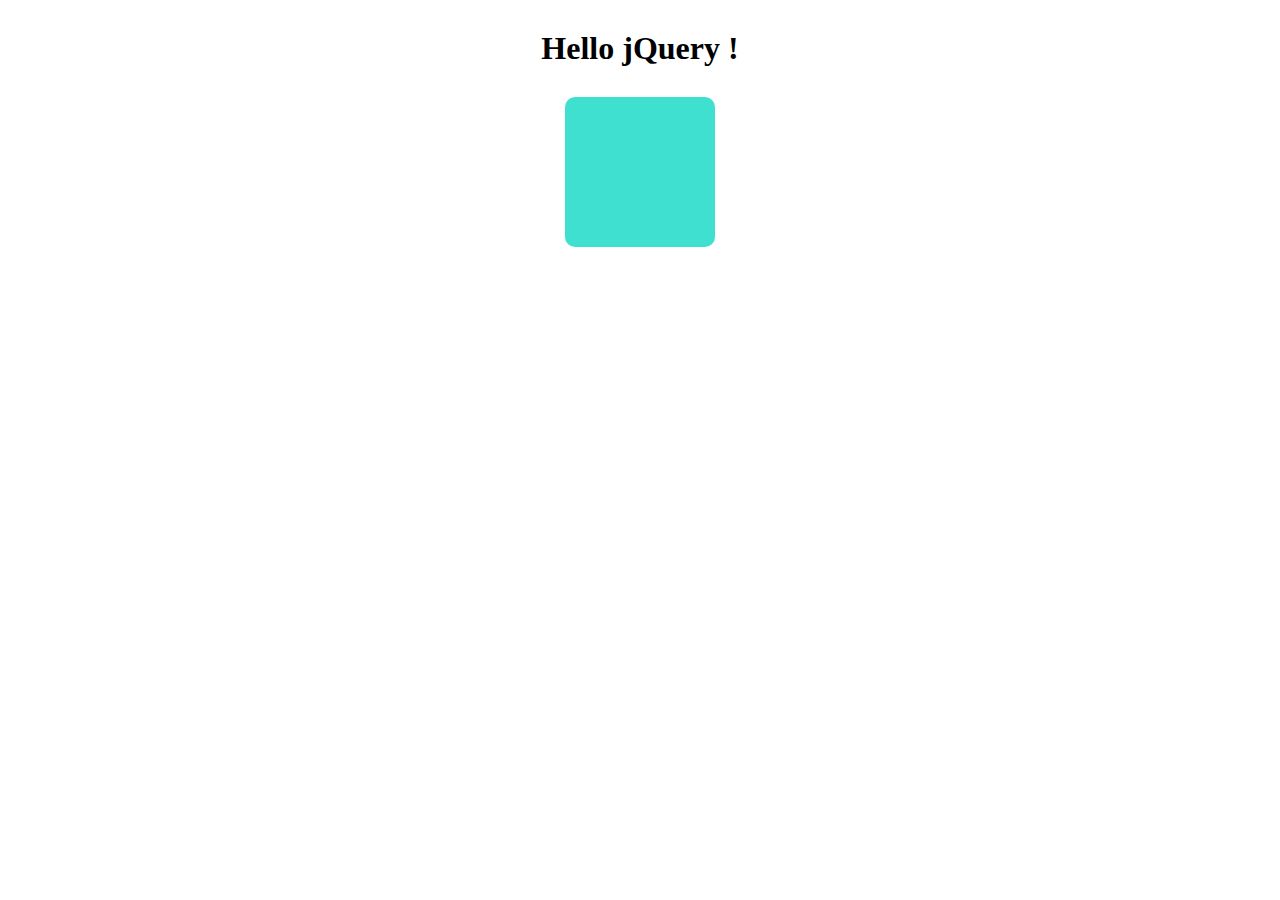
<file: jQuery_Excercise01/index.html>
<!DOCTYPE html>
<html lang="en">
<head>
    <meta charset="UTF-8">
    <meta name="viewport" content="width=device-width, initial-scale=1.0">
    <title>Document</title>
    <link rel="stylesheet" href="css/style.css" media="screen" title="no title" charset="UTF-8">
</head>
<body>
    <div class="container">
        <h1>Hello jQuery !</h1>
        <div class="box"></div>
    </div>

    <script src=js/app.js type="text/javascript" charset="utf:8"></script>
</body>
</html>
</file>
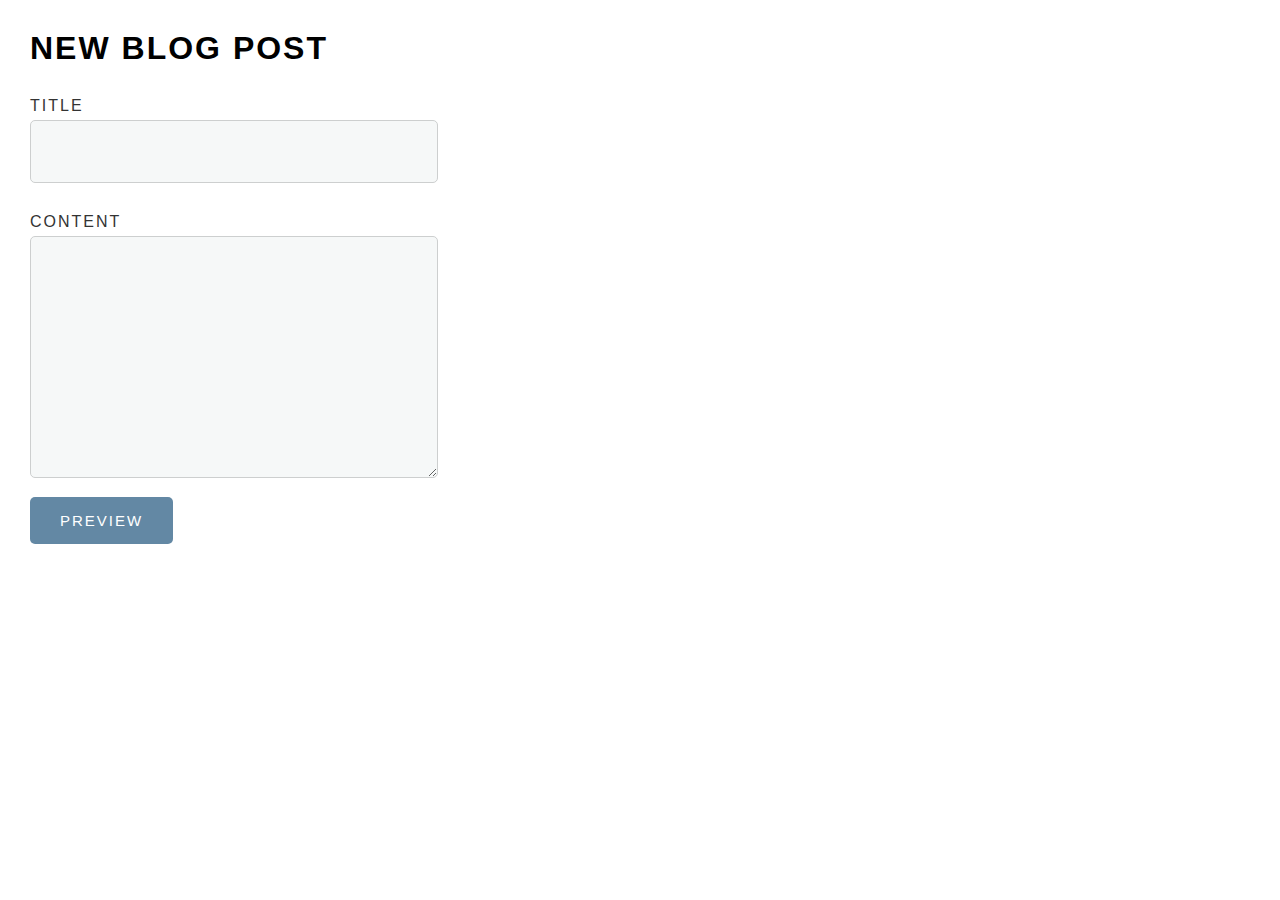
<file: jQuery_Excercise03/index.html>
<!DOCTYPE html>
<html>
<head>
	<title>Blog Preview Example</title>
	<link rel="stylesheet" href="css/style.css" type="text/css" media="screen" title="no title" charset="utf-8">
</head>
<body>
    <div id="flashMessage">
        Your changes have been saved!
    </div>
    <div class="blogNewPost">
        <h1 class="blogPage-title">New Blog Post</h1>
        <p class="blogTitle-area">
            <label>Title</label>
            <input type="text" id="blogTitleInput">
        </p>
        <p class="blogContent-area">
            <label>Content</label>
            <textarea id="blogContentInput"></textarea>
        </p>
        <p>
            <button id="previewButton">Preview</button>
        </p>
    </div>
    <div class="blogPreviewArea">
        <h2 id="blogTitlePreview"></h2>
        <div id="blogContentPreview"></div>
    </div>
    <!-- it helps to load the jQuery first -->
	<script src="js/jquery-3.2.1.min.js" type="text/javascript" charset="utf-8"></script>
	<script src="js/app.js" type="text/javascript" charset="utf-8"></script>
</body>
</html>
</file>
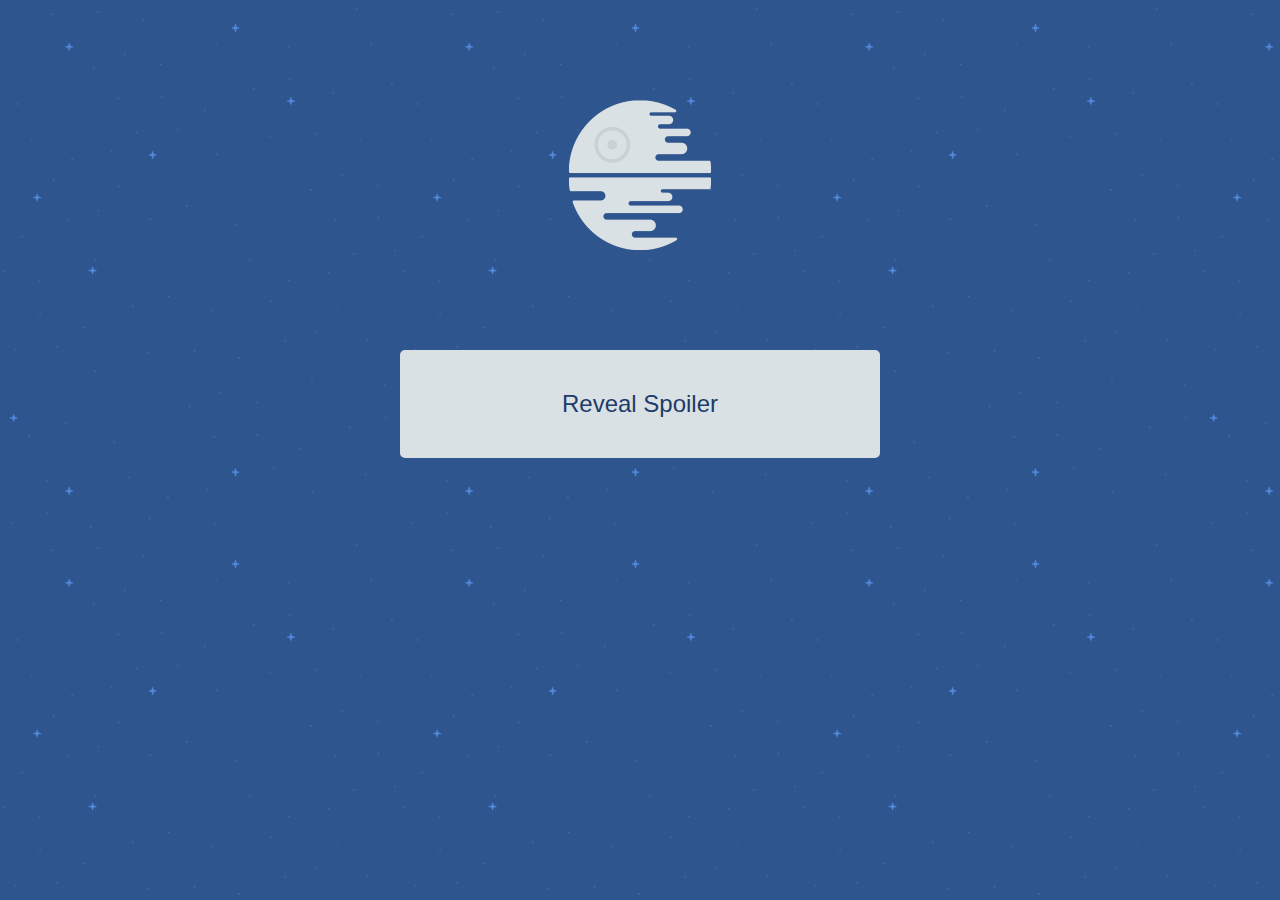
<file: jQuery_Excercise04/index.html>
<!DOCTYPE html>
<html>
<head>
	<title>Star Wars Spoilers</title>
	<link rel="stylesheet" href="css/style.css" type="text/css" media="screen" title="no title" charset="utf-8">
</head>
<body>
	<img src="img/deathstar.png" />
	<p class="spoiler">
		<span>Darth Vader is Luke Skywalker's Father! Noooooooooooo!</span>
    <!-- <button>Reveal Spoiler</button> -->
	</p>
  <script src="js/jquery-3.2.1.min.js"></script>
  <script src="js/app.js"></script>
</body>
</html>
</file>
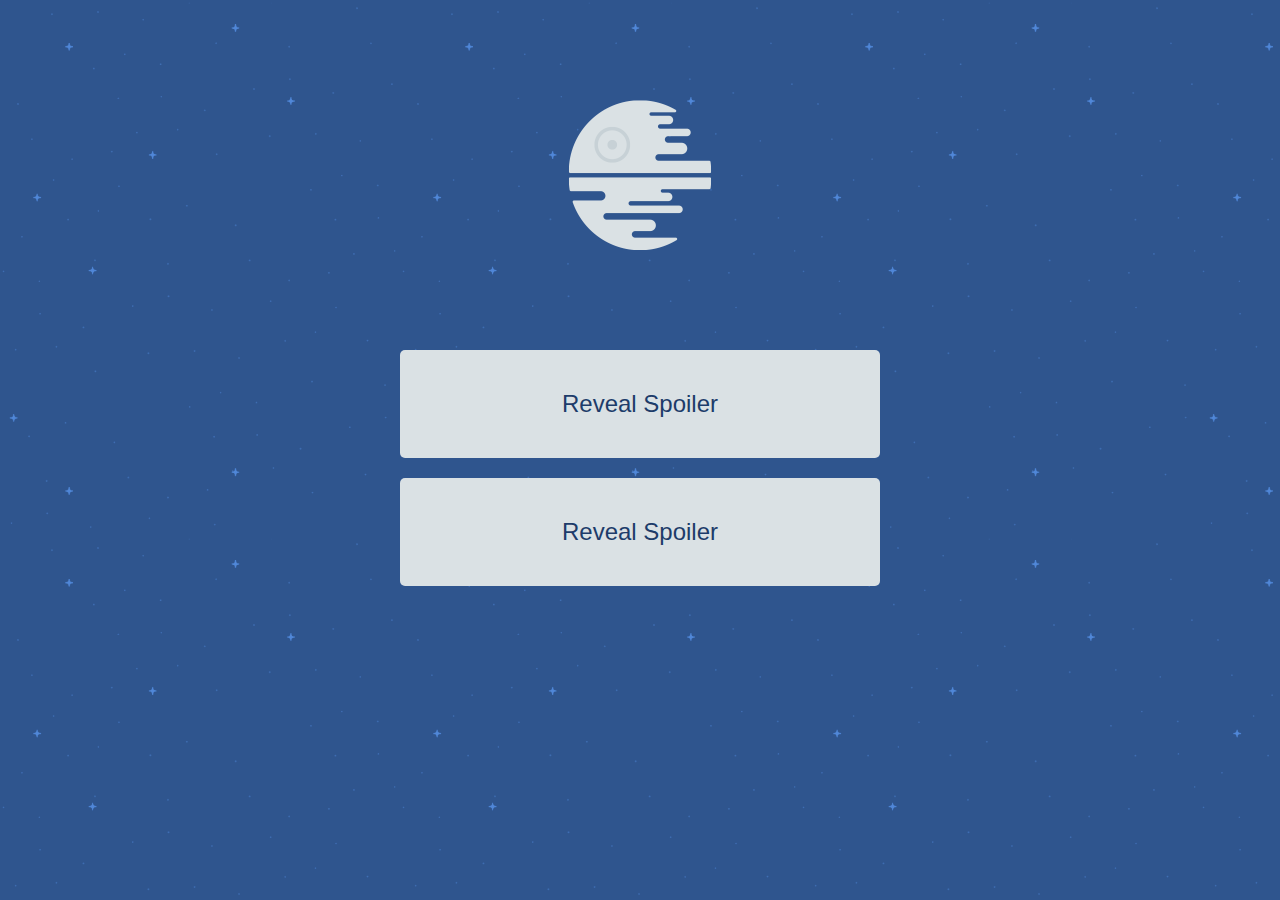
<file: jQuery_Excercise06/index.html>
<!DOCTYPE html>
<html>
<head>
	<title>Star Wars Spoilers</title>
	<link rel="stylesheet" href="css/style.css" type="text/css" media="screen" title="no title" charset="utf-8">
</head>
<body>
	<img src="img/deathstar.png" />
	<p class="spoiler">
		<span>Darth Vader is Luke Skywalker's Father! Noooooooooooo!</span>
    <!-- <button>Reveal Spoiler</button> -->
	</p>
	<p class="spoiler">
		<span>Jar jar Binks is Sith!</span>
    <!-- <button>Reveal Spoiler</button> -->
	</p>
  <script src="js/jquery-3.2.1.min.js"></script>
  <script src="js/app.js"></script>
</body>
</html>
</file>
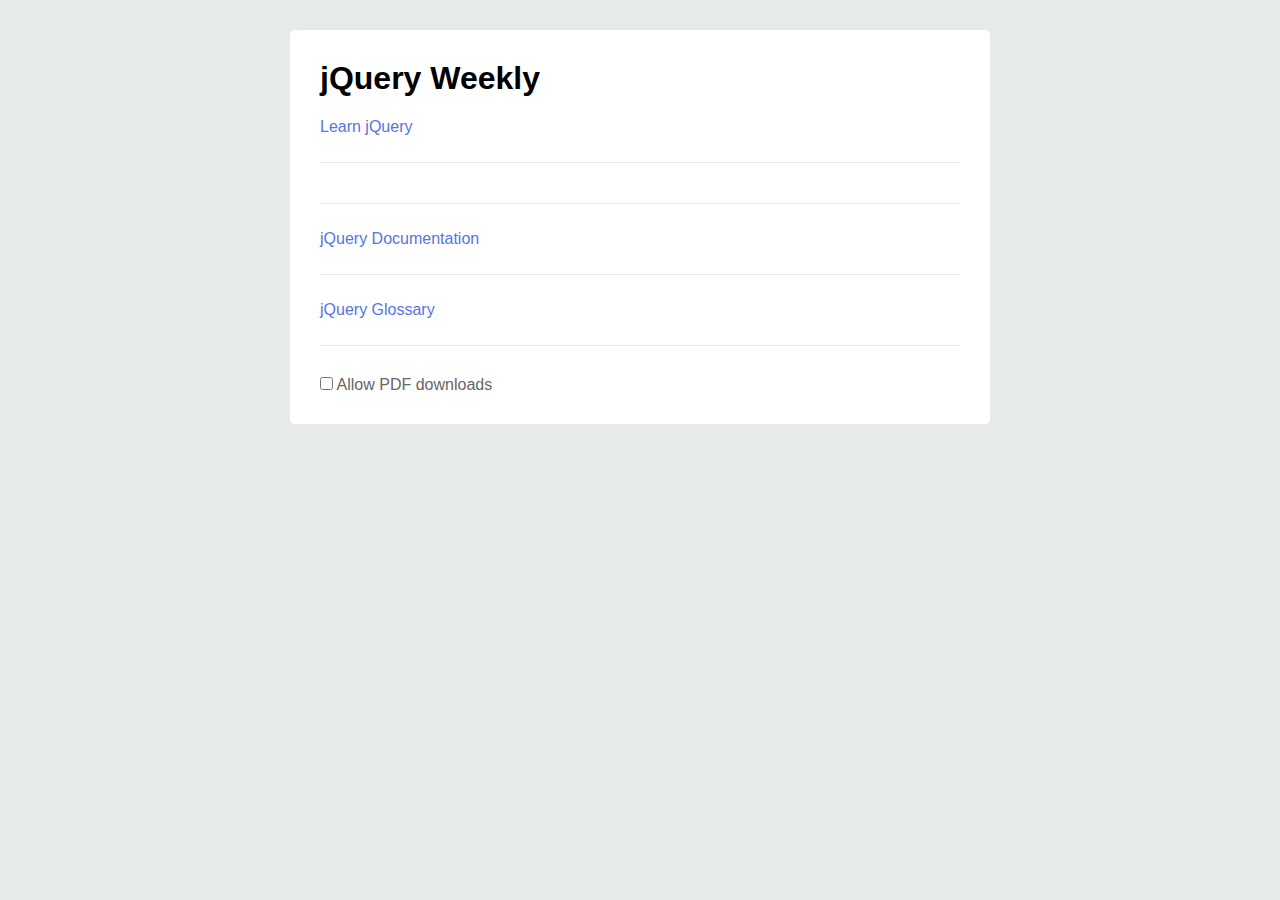
<file: jQuery_Excercise07/index.html>
<!DOCTYPE html>
<html>
<head>
	<title>jQuery Weekly</title>
	<link rel="stylesheet" href="css/style.css" type="text/css" media="screen" title="no title" charset="utf-8">
</head>
<body>
<div class="box">
    <h1>jQuery Weekly</h1>
    <div id="links">
        <ul>
            <li><a href='https://learn.jquery.com/'>Learn jQuery</a></li>
            <li><a href='http://treehouse-project-downloads.s3.amazonaws.com/jquery-basics/jquery_cheatsheet.pdf'>jQuery Cheatsheet</a></li>
            <li><a href='https://api.jquery.com/'>jQuery Documentation</a></li>
            <li><a href='https://developer.mozilla.org/en-US/docs/Glossary/jQuery'>jQuery Glossary</a></li>
        </ul>
        <label><input type='checkbox'> Allow PDF downloads</label>
    </div>
</div>
	<script src="js/jquery-3.2.1.min.js"></script>
	<script src="js/app.js"></script>
</body>
</html>
</file>
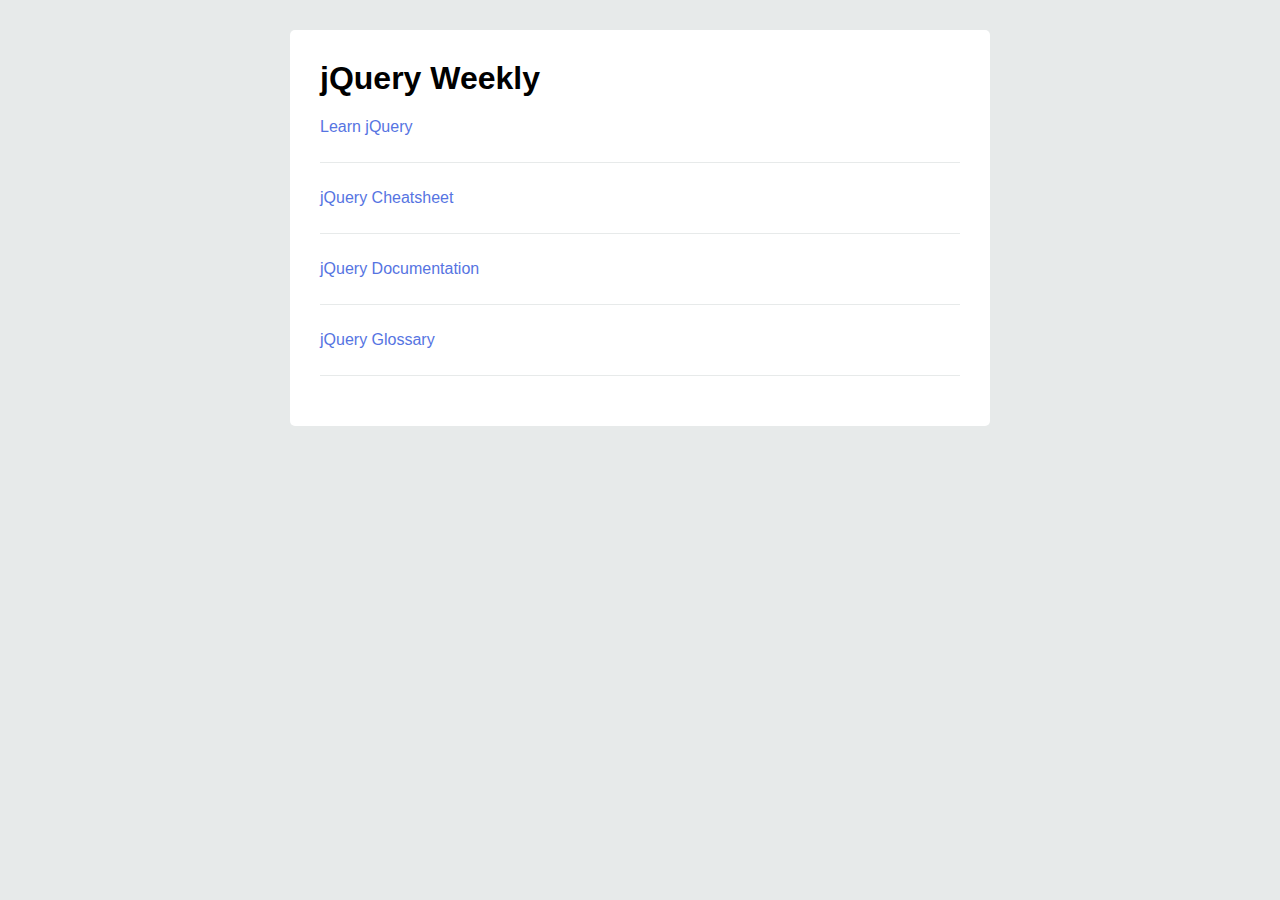
<file: jQuery_Excercise08/index.html>
<!DOCTYPE html>
<html>
<head>
	<title>jQuery Weekly</title>
	<link rel="stylesheet" href="css/style.css" type="text/css" media="screen" title="no title" charset="utf-8">
</head>
<body>
<div class="box">
    <h1>jQuery Weekly</h1>
    <div id="links">
        <ul>
            <li><a href='https://learn.jquery.com/'>Learn jQuery</a></li>
            <li><a href='http://treehouse-project-downloads.s3.amazonaws.com/jquery-basics/jquery_cheatsheet.pdf' download>jQuery Cheatsheet</a></li>
            <li><a href='https://api.jquery.com/'>jQuery Documentation</a></li>
            <li><a href='https://developer.mozilla.org/en-US/docs/Glossary/jQuery'>jQuery Glossary</a></li>
        </ul>
        <!-- <label><input type='checkbox'> Allow PDF downloads</label> -->
    </div>
</div>
	<script src="js/jquery-3.2.1.min.js"></script>
	<script src="js/app.js"></script>
</body>
</html>
</file>
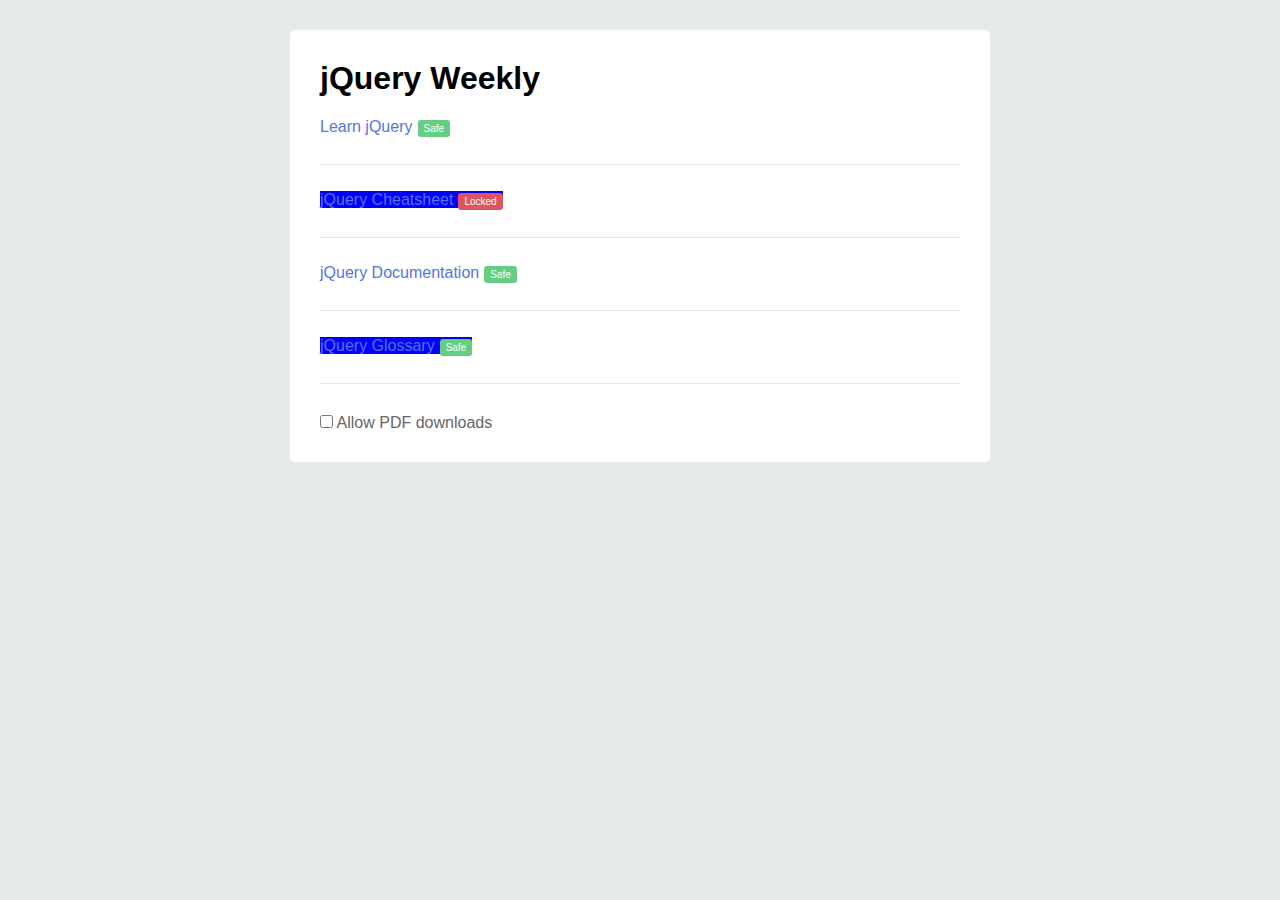
<file: jQuery_Excercise09/index.html>
<!DOCTYPE html>
<html>
<head>
	<title>jQuery Weekly</title>
	<link rel="stylesheet" href="css/style.css" type="text/css" media="screen" title="no title" charset="utf-8">
</head>
<body>
<div class="box">
    <h1>jQuery Weekly</h1>
    <div id="links">
        <ul>
            <li><a href='https://learn.jquery.com/'>Learn jQuery</a></li>
            <li><a href='http://treehouse-project-downloads.s3.amazonaws.com/jquery-basics/jquery_cheatsheet.pdf' download>jQuery Cheatsheet</a></li>
            <li><a href='https://api.jquery.com/'>jQuery Documentation</a></li>
            <li><a href='https://developer.mozilla.org/en-US/docs/Glossary/jQuery'>jQuery Glossary</a></li>
        </ul>
        <label><input type='checkbox'> Allow PDF downloads</label>
    </div>
</div>
	<script src="js/jquery-3.2.1.min.js"></script>
	<script src="js/app.js"></script>
</body>
</html>
</file>
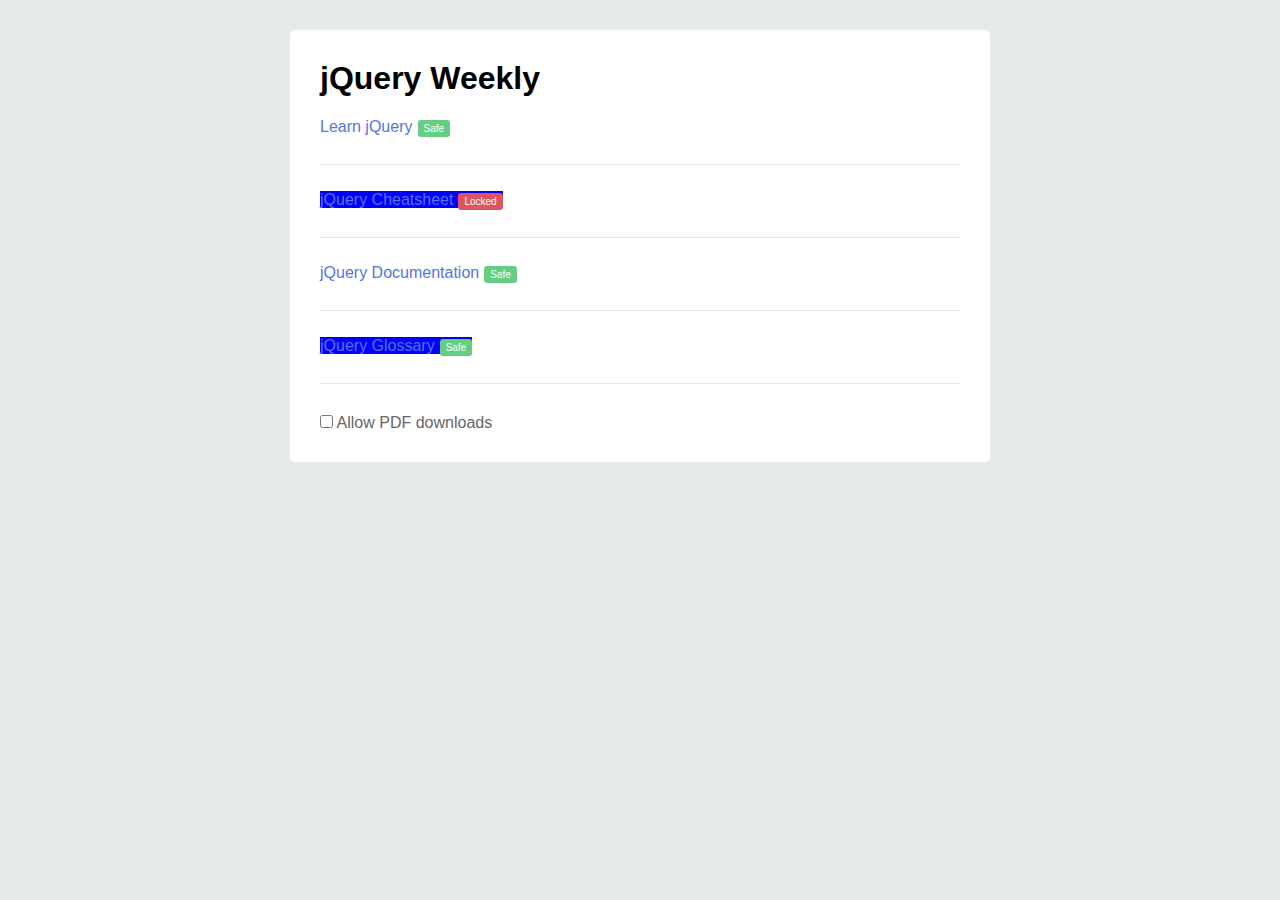
<file: jQuery_Excercise10/index.html>
<!DOCTYPE html>
<html>
<head>
	<title>jQuery Weekly</title>
	<link rel="stylesheet" href="css/style.css" type="text/css" media="screen" title="no title" charset="utf-8">
</head>
<body>
<div class="box">
    <h1>jQuery Weekly</h1>
    <div id="links">
        <ul>
            <li><a href='https://learn.jquery.com/'>Learn jQuery</a></li>
            <li><a href='http://treehouse-project-downloads.s3.amazonaws.com/jquery-basics/jquery_cheatsheet.pdf' >jQuery Cheatsheet</a></li>
            <li><a href='https://api.jquery.com/'>jQuery Documentation</a></li>
            <li><a href='https://developer.mozilla.org/en-US/docs/Glossary/jQuery'>jQuery Glossary</a></li>
        </ul>
        <!-- <label><input type='checkbox'> Allow PDF downloads</label> -->
    </div>
</div>
	<script src="js/jquery-3.2.1.min.js"></script>
	<script src="js/app.js"></script>
</body>
</html>
</file>
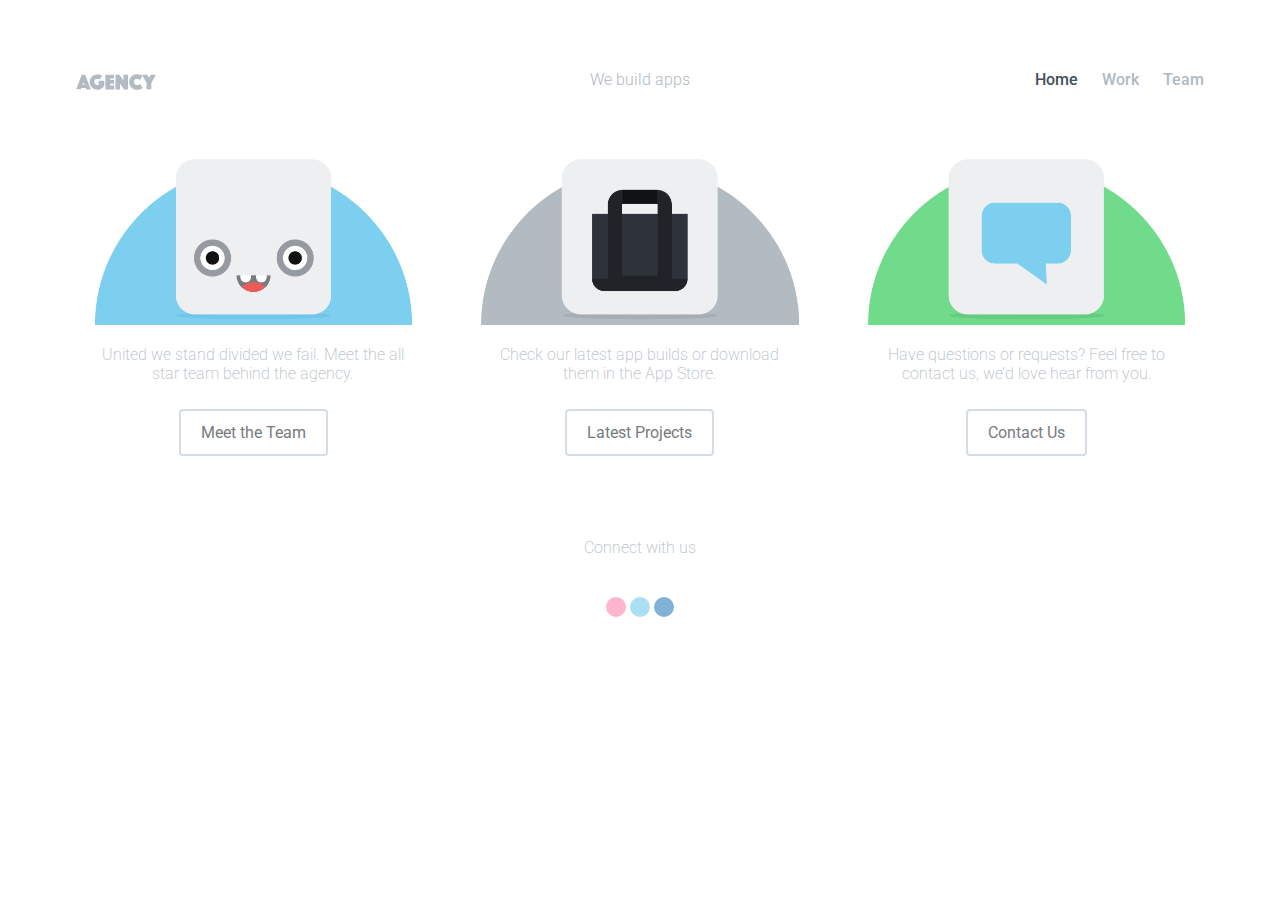
<file: jQuery_Excercise11/index.html>
<!DOCTYPE html>
<html class="no-js">
    <head>
        <meta charset="utf-8">
        <meta http-equiv="X-UA-Compatible" content="IE=edge,chrome=1">
        <title>Agency - A Treehouse template</title>
        <meta name="description" content="">
        <meta name="viewport" content="width=device-width, initial-scale=1">
        <!--CSS-->
        <link href='http://fonts.googleapis.com/css?family=Roboto:400,100,300,500,700,900' rel='stylesheet' type='text/css'>
        <link rel="stylesheet" href="css/normalize.min.css">
        
        <link rel="stylesheet" href="css/main.css">
    </head>
    <body>
      <div class="row container">
        <header class="row header">
          <div class="grid-third">
            <a href="index.html" class="logo"></a>
          </div>
          <div class="grid-third">
            <h1 class="description">We build apps</h1>
          </div>
          <div class="grid-third">
            <nav>
              <a href="#" class="active">Home</a>
              <a href="work.html">Work</a>
              <a href="team.html">Team</a>
            </nav>
          </div>
      </header><!--/header-->
        <div class="row">
          <div class="grid-full">

          </div>
          <div class="main row">
            <div class="grid-third">
              <img src="img/sticker-team.png" alt="" />
              <p>United we stand divided we fail.  Meet the all star team behind the agency.</p>
              <a href="team.html" class="button">Meet the Team</a>
            </div><!--/team-->
            <div class="grid-third">
              <img src="img/sticker-work.png" alt="" />
              <p>Check our latest app builds or download them in the App Store.</p>
              <a href="work.html" class="button">Latest Projects</a>
            </div><!--/work-->
            <div class="grid-third">
              <img src="img/sticker-contact.png" alt="" />
              <p>Have questions or requests?  Feel free to contact us, we’d love hear from you.</p>
              <a href="#" class="button">Contact Us</a>
            </div><!--/contact-->
          </div>
        </div><!--/main-->
        <footer>
          <div class="row">
            <div class="grid-full">
              <p>Connect with us</p>
              <ul class="social">
                <li>
                  <a href="#" class="pink"></a>
                  <a href="#" class="light-blue"></a>
                  <a href="#" class="dark-blue"></a>
                </li>
              </ul>
            </div>
          </div>
        </footer><!--/footer-->
        </div>
        
    </body>
</html>
</file>
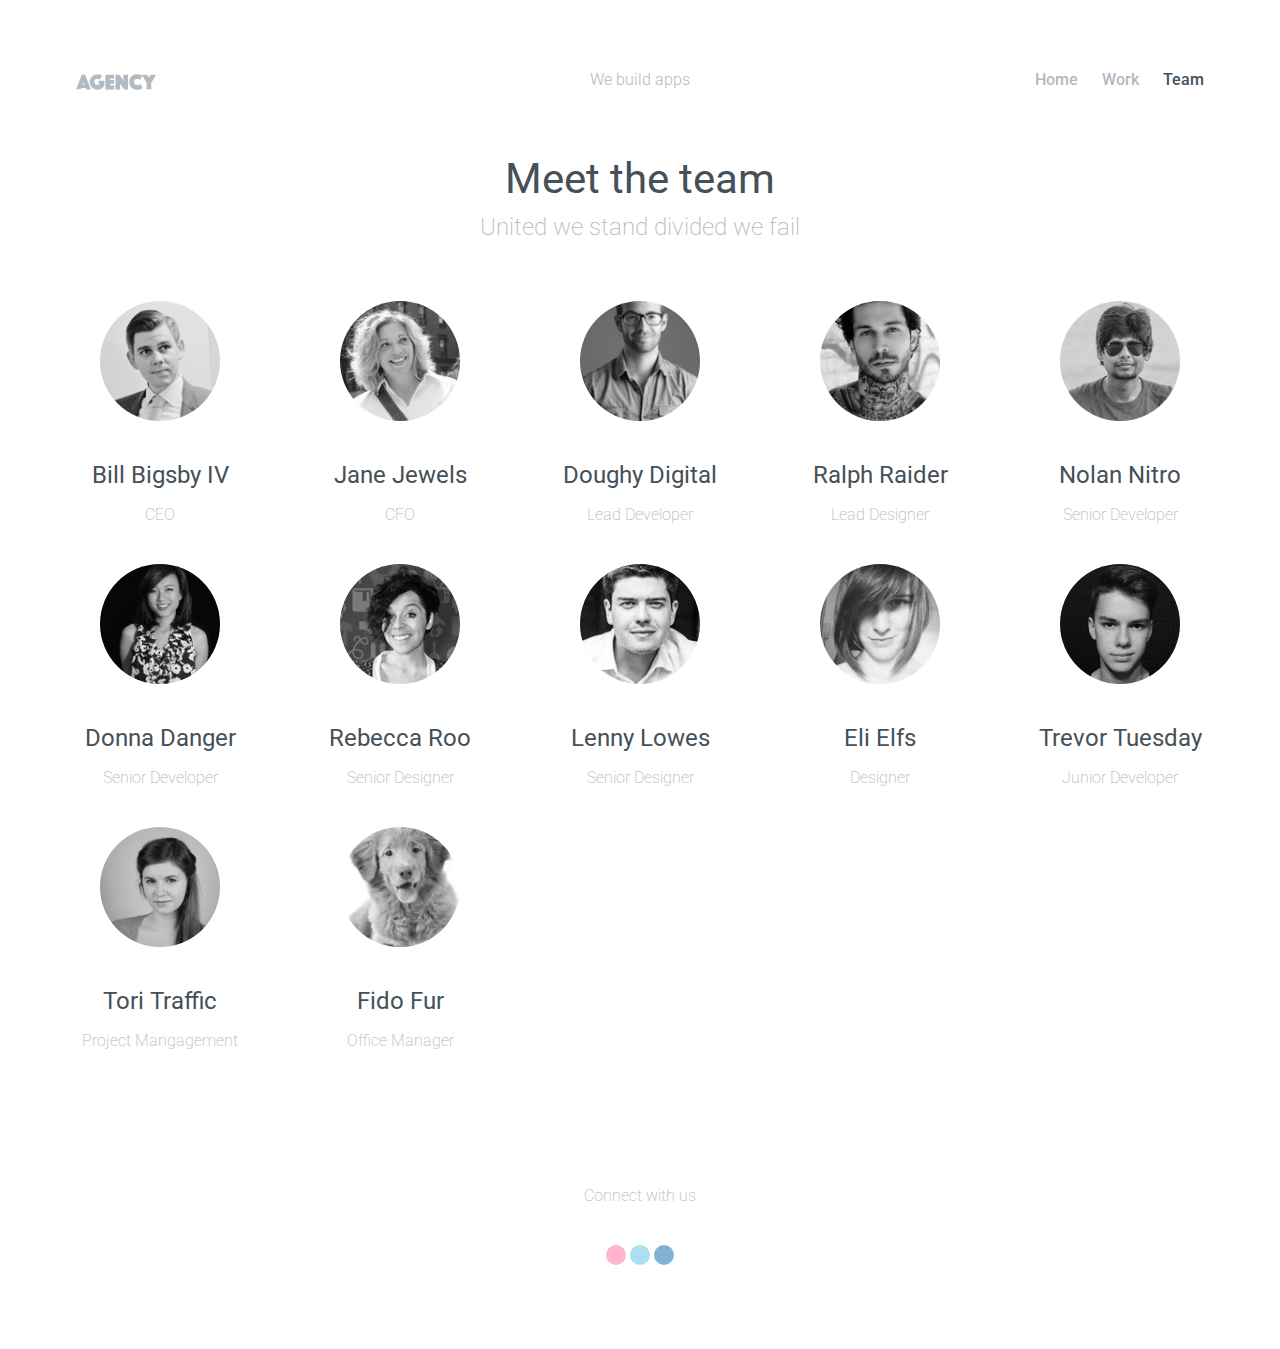
<file: jQuery_Excercise11/team.html>
<!DOCTYPE html>
<html class="no-js">
    <head>
        <meta charset="utf-8">
        <meta http-equiv="X-UA-Compatible" content="IE=edge,chrome=1">
        <title>Agency - A Treehouse template</title>
        <meta name="description" content="">
        <meta name="viewport" content="width=device-width, initial-scale=1">
        <!--CSS-->
        <link href='http://fonts.googleapis.com/css?family=Roboto:400,100,300,500,700,900' rel='stylesheet' type='text/css'>
        <link rel="stylesheet" href="css/normalize.min.css">
        <link rel="stylesheet" href="css/main.css">

    </head>
    <body>
      <div class="row container">
        <header class="row header">
          <div class="grid-third">
            <a href="index.html" class="logo"></a>
          </div>
          <div class="grid-third">
            <h1 class="description">We build apps</h1>
          </div>
          <div class="grid-third">
            <nav>
              <a href="index.html">Home</a>
              <a href="work.html">Work</a>
              <a href="#" class="active">Team</a>
            </nav>
          </div>
      </header><!--/header-->
        <div class="main row">
        <div class="grid-full">
          <div class="team">
            <h2>Meet the team</h2>
            <h4>United we stand divided we fail</h4>
          </div>
          <div class="grid-fifth">
            <img src="img/team-members/team--01.png" alt="" class="avatar" />
            <h3>Bill Bigsby IV</h3>
            <p>CEO</p>
          </div><!--/1-->
          <div class="grid-fifth">
            <img src="img/team-members/team--02.png" alt="" class="avatar"  />
            <h3>Jane Jewels</h3>
            <p>CFO</p>
          </div><!--/2-->
          <div class="grid-fifth">
            <img src="img/team-members/team--03.png" alt="" class="avatar"  />
            <h3>Doughy Digital</h3>
            <p>Lead Developer</p>
          </div><!--/3-->
          <div class="grid-fifth">
            <img src="img/team-members/team--04.png" alt="" class="avatar"  />
            <h3>Ralph Raider</h3>
            <p>Lead Designer</p>
          </div><!--/4-->
          <div class="grid-fifth">
            <img src="img/team-members/team--05.png" alt="" class="avatar"  />
            <h3>Nolan Nitro</h3>
            <p>Senior Developer</p>
          </div><!--/5-->
          <div class="grid-fifth">
            <img src="img/team-members/team--06.png" alt="" class="avatar"  />
            <h3>Donna Danger</h3>
            <p>Senior Developer</p>
          </div><!--/6-->
          <div class="grid-fifth">
            <img src="img/team-members/team--07.png" alt="" class="avatar"  />
            <h3>Rebecca Roo</h3>
            <p>Senior Designer</p>
          </div><!--/7-->
          <div class="grid-fifth">
            <img src="img/team-members/team--08.png" alt="" class="avatar"  />
            <h3>Lenny Lowes</h3>
            <p>Senior Designer</p>
          </div><!--/8-->
          <div class="grid-fifth">
            <img src="img/team-members/team--09.png" alt="" class="avatar"  />
            <h3>Eli Elfs</h3>
            <p>Designer</p>
          </div><!--/9-->
          <div class="grid-fifth">
            <img src="img/team-members/team--10.png" alt="" class="avatar"  />
            <h3>Trevor Tuesday</h3>
            <p>Junior Developer</p>
          </div><!--/10-->
          <div class="grid-fifth">
            <img src="img/team-members/team--11.png" alt="" class="avatar"  />
            <h3>Tori Traffic</h3>
            <p>Project Mangagement</p>
          </div><!--/11-->
          <div class="grid-fifth">
            <img src="img/team-members/team--12.png" alt="" class="avatar"  />
            <h3>Fido Fur</h3>
            <p>Office Manager</p>
          </div><!--/12-->
        </div>
        </div><!--/main-->
        <footer>
          <div class="row">
            <div class="grid-full">
              <p>Connect with us</p>
              <ul class="social">
                <li>
                  <a href="#" class="pink"></a>
                  <a href="#" class="light-blue"></a>
                  <a href="#" class="dark-blue"></a>
                </li>
              </ul>
            </div>
          </div>
        </footer><!--/footer-->
        </div>

    </body>

</html>
</file>
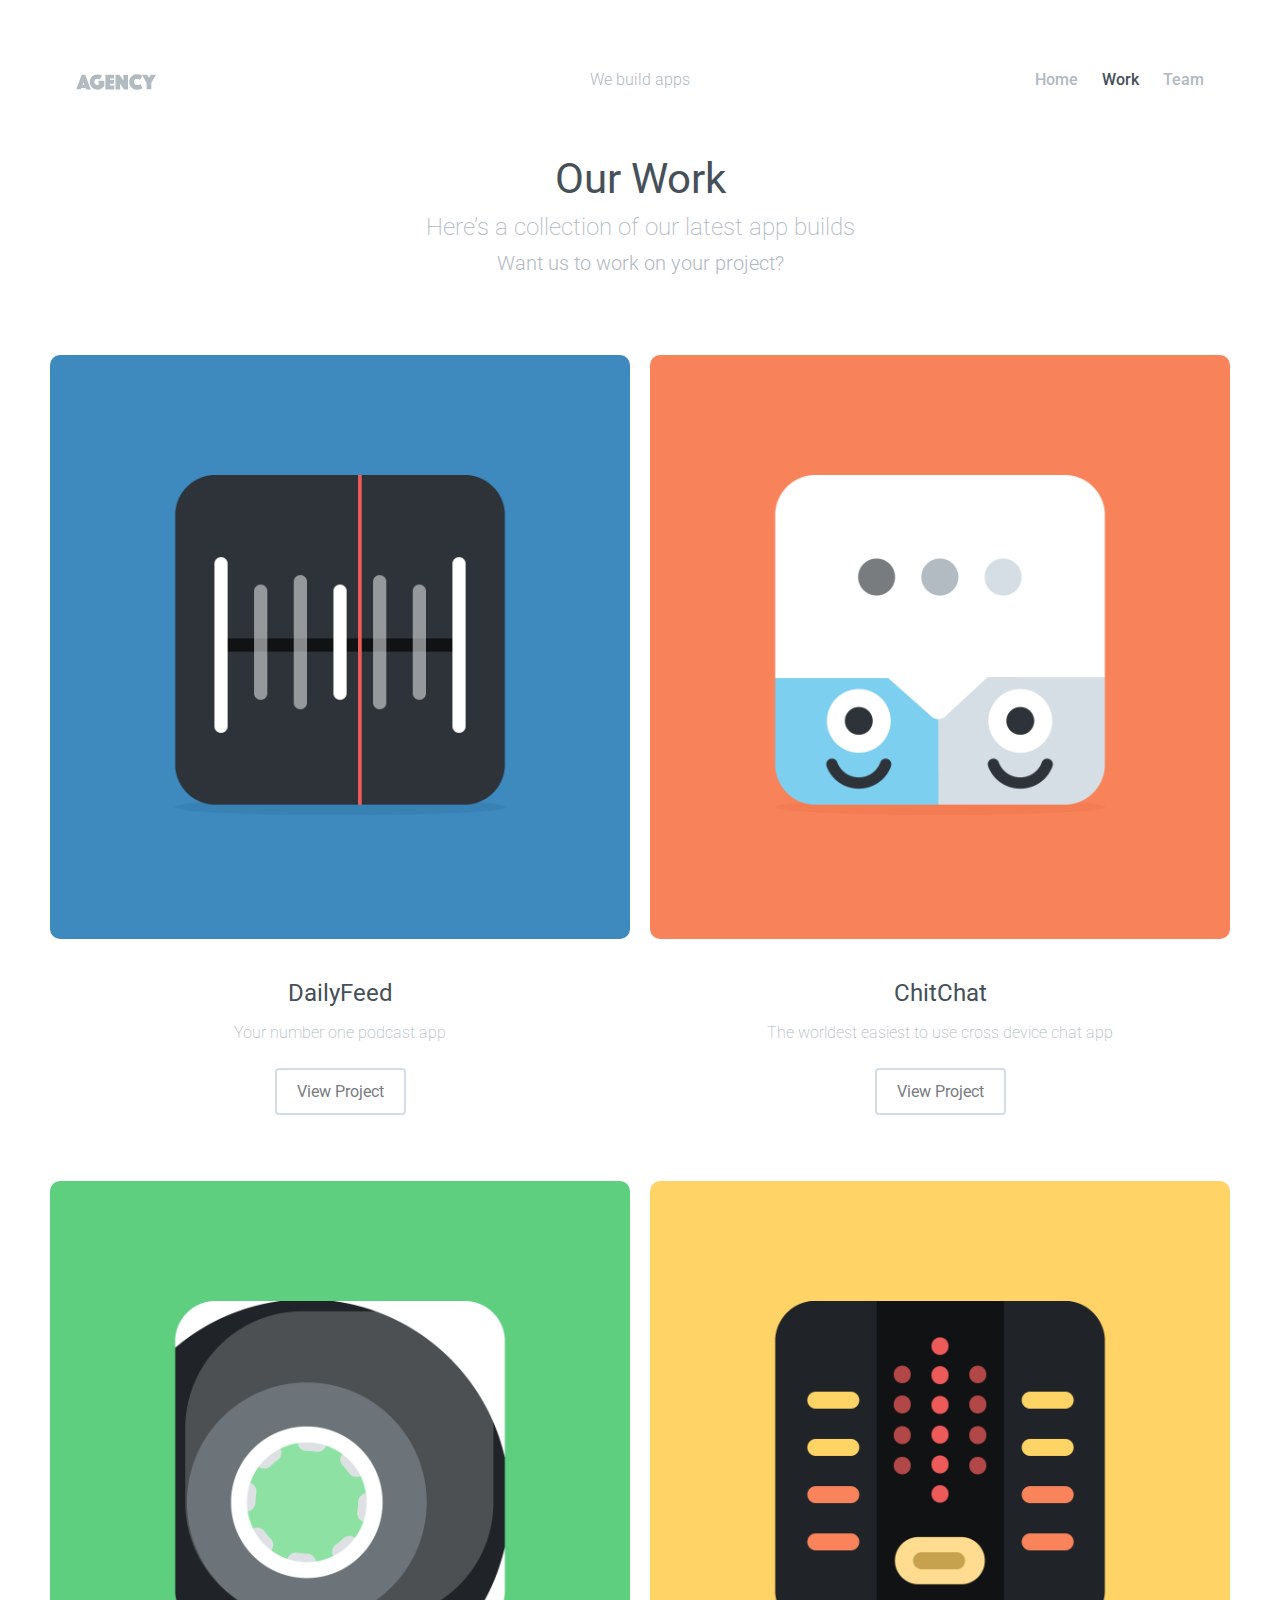
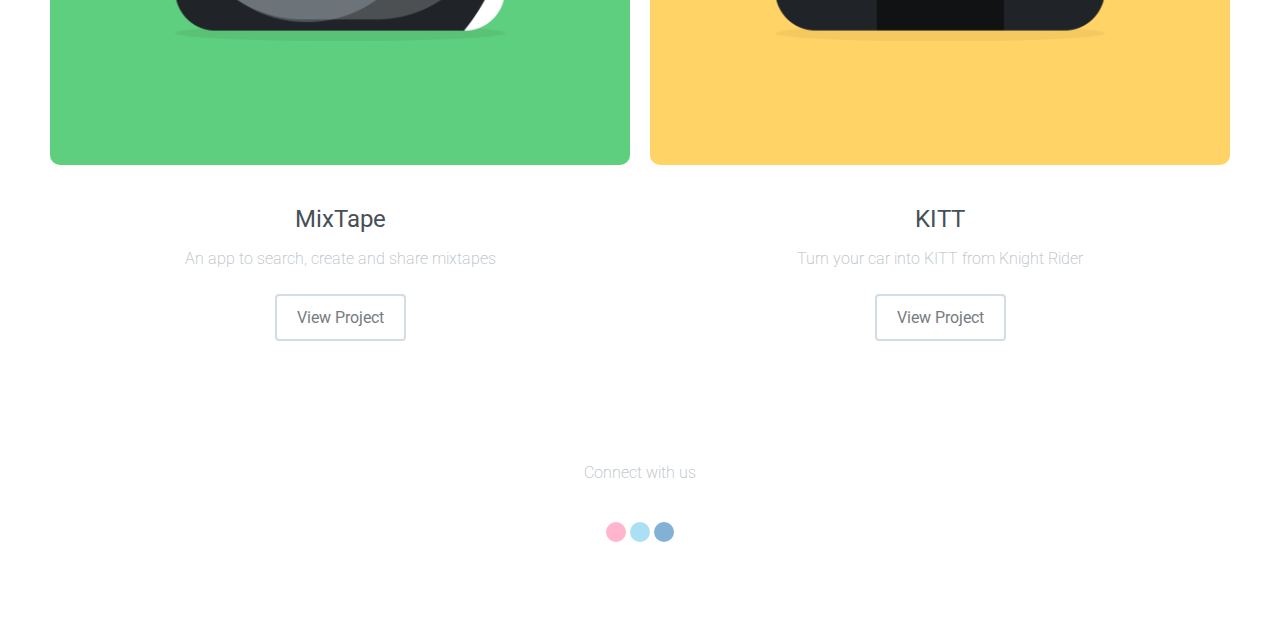
<file: jQuery_Excercise11/work.html>
<!DOCTYPE html>
<html class="no-js">
    <head>
        <meta charset="utf-8">
        <meta http-equiv="X-UA-Compatible" content="IE=edge,chrome=1">
        <title>Agency - A Treehouse template</title>
        <meta name="description" content="">
        <meta name="viewport" content="width=device-width, initial-scale=1">
        <!--CSS-->
        <link href='http://fonts.googleapis.com/css?family=Roboto:400,100,300,500,700,900' rel='stylesheet' type='text/css'>
        <link rel="stylesheet" href="css/normalize.min.css">
        <link rel="stylesheet" href="css/main.css">

    </head>
    <body>
      <div class="row container">
        <header class="row header">
          <div class="grid-third">
            <a href="index.html" class="logo"></a>
          </div>
          <div class="grid-third">
            <h1 class="description">We build apps</h1>
          </div>
          <div class="grid-third">
            <nav>
              <a href="index.html">Home</a>
              <a href="#" class="active">Work</a>
              <a href="team.html">Team</a>
            </nav>
          </div>
      </header><!--/header-->
        <div class="row">
          <div class="grid-full">
            <h2>Our Work</h2>
            <h4>Here’s a collection of our latest app builds</h4>
            <h5>Want us to work on your project?</h5>
          </div>
          <div class="grid-half item">
            <div class="frame blue">
              <img src="img/slide-dailyFeed.png" alt="" />
            </div>
            <h3>DailyFeed</h3>
            <p>Your number one podcast app</p>
            <a href="#" class="button">View Project</a>
          </div>
          <div class="grid-half item">
            <div class="frame orange">
              <img src="img/slide-chitChat.png" alt="" />
            </div>
            <h3>ChitChat</h3>
            <p>The worldest easiest to use cross device chat app</p>
            <a href="#" class="button">View Project</a>
          </div>
          <div class="grid-half item">
            <div class="frame green">
              <img src="img/slide-mixTape.png" alt="" />
            </div>
            <h3>MixTape</h3>
            <p>An app to search, create and share mixtapes</p>
            <a href="#" class="button">View Project</a>
          </div>
          <div class="grid-half item">
            <div class="frame yellow">
              <img src="img/slide-kitt.png" alt="" />
            </div>
            <h3>KITT</h3>
            <p>Turn your car into KITT from Knight Rider</p>
            <a href="#" class="button">View Project</a>
          </div>
        </div><!--/main-->
        <footer>
          <div class="row">
            <div class="grid-full">
              <p>Connect with us</p>
              <ul class="social">
                <li>
                  <a href="#" class="pink"></a>
                  <a href="#" class="light-blue"></a>
                  <a href="#" class="dark-blue"></a>
                </li>
              </ul>
            </div>
          </div>
        </footer><!--/footer-->
        </div>
    </body>

</html>
</file>
<file: jQuery_Excercise01/css/style.css>
*{
    margin: 0;
    padding: 0;
}

body{
    margin: 30px;
}

h1{
    padding-bottom: 30px;
}

.container{
    max-width: 80%;
    text-align: center;
    margin: 0 auto;
}

.box{
    height: 150px;
    width: 150px;
    margin: auto;
    border-radius: 10px;
    background: turquoise;
}
</file>
<file: jQuery_Excercise03/css/style.css>
* {
    margin: 0;
    padding: 0;
    font-family: Arial, Helvetica, sans-serif;
}

body{
  background-color: #fff;
  margin: 30px;
}

 h1, h2, p, div {
}

img {
    border-radius: 64px;
}

p.menu  {
    text-align: right;
}

a {
    color: blue;
}

label{
  margin-top: 30px;
  display: block;
  text-transform: uppercase;
  color: #333;
  letter-spacing: 2px;
}

input, textarea {
    width: 100%;
    font-size: 18px;
    border-radius: 5px;
    border: 1px solid #cdcfcf;
    margin-top:5px;
    padding: 20px;
    color: #333;
    background-color: #f6f8f8;
}

textarea {
    height: 200px;
}

button {
  background: #6388a4;
  border: none;
  border-radius: 5px;
  color: #fff;
  font-size: 15px;
  padding: 15px 30px;
  cursor: pointer;
  text-shadow: none;
  text-transform: uppercase;
  letter-spacing: 2px;
  margin-top: 15px;
}

.blogPage-title{
  text-transform: uppercase;
  letter-spacing: 2px;

}

#blogTitlePreview{
  font-family: serif;
  font-size: 40px
}

#blogContentPreview{
  line-height: 25px;
  color: #666;
  font-family: serif;
  font-size: 18px;
}

#flashMessage {
    color: white;
    background-color: #64ce83;
    padding: 15px;
    border-radius: 5px;
    display: block;
    width: calc(100% - 100px);
    margin-bottom: 40px;
}

.blogNewPost{
  float: left;
  width: 30%;
}

.blogPreviewArea{
  float: left;
  width: 40%;
  margin-top: -10px;
  margin-left: 100px;
  min-height: 400px;
}
</file>
<file: jQuery_Excercise04/css/style.css>
body {
  background: #2f558e url(../img/bg.png) repeat 0 0;
  background-size: 400px auto;
  font-family: sans-serif;
}
img {
  display: block;
  width: 150px;
  margin: 100px auto;
}
button {
  background: #dae1e4;
  border: none;
  border-radius: 5px;
  color: #1d3c6a;
  font-size: 24px;
  width: 480px;
  padding: 40px 0;
  margin: 0px -20px;
  outline: none;
  cursor: pointer;
}
.spoiler {
	background: #1d3c6a;
  width: 440px;
  margin: 0 auto 20px;
  border-radius: 5px;
  text-align: center;
  font-size: 24px
}
.spoiler span {
  color: #dae1e4;
  display: block;
  padding: 40px 20px;
}
</file>
<file: jQuery_Excercise06/css/style.css>
body {
  background: #2f558e url(../img/bg.png) repeat 0 0;
  background-size: 400px auto;
  font-family: sans-serif;
}
img {
  display: block;
  width: 150px;
  margin: 100px auto;
}
button {
  background: #dae1e4;
  border: none;
  border-radius: 5px;
  color: #1d3c6a;
  font-size: 24px;
  width: 480px;
  padding: 40px 0;
  margin: 0px -20px;
  outline: none;
  cursor: pointer;
}
.spoiler {
	background: #1d3c6a;
  width: 440px;
  margin: 0 auto 20px;
  border-radius: 5px;
  text-align: center;
  font-size: 24px
}
.spoiler span {
  color: #dae1e4;
  display: block;
  padding: 40px 20px;
}
</file>
<file: jQuery_Excercise07/css/style.css>
* {
    margin: 0;
    padding: 0;
    font-family: Arial, Helvetica, sans-serif;
}

body{
  background-color: #e7eaea;
  margin-top: 30px;
}

.box{
    width: 50%;
    margin: 10px auto;
    background-color: #fff;
    padding: 30px;
    border-radius: 5px;
}

img {
    border-radius: 64px;
}

a {
    color: #5674e2;
    text-decoration: none;
}

a.pdf:after{
  content: "Locked";
  color: #fff;
  font-size: 10px;
  background-color: #de565b;
  padding: 3px 6px;
  margin-left: 5px;
  border-radius: 3px;
}

a.secure:after{
  content: "Safe";
  color: #fff;
  font-size: 10px;
  background-color: #64ce83;
  padding: 3px 6px;
  margin-left: 5px;
  border-radius: 3px;
}

ul{
  margin-top: 15px;
}

li{
  line-height: 30px;
  border-bottom: 1px solid #e7eaea;
  margin-bottom: 20px;
  padding-bottom: 20px;
  list-style: none;
  color: #666
}

label{
  margin-top: 30px;
  display: block;
  color: #666;
}
</file>
<file: jQuery_Excercise08/css/style.css>
* {
    margin: 0;
    padding: 0;
    font-family: Arial, Helvetica, sans-serif;
}

body{
  background-color: #e7eaea;
  margin-top: 30px;
}

.box{
    width: 50%;
    margin: 10px auto;
    background-color: #fff;
    padding: 30px;
    border-radius: 5px;
}

img {
    border-radius: 64px;
}

a {
    color: #5674e2;
    text-decoration: none;
}

a.pdf:after{
  content: "Locked";
  color: #fff;
  font-size: 10px;
  background-color: #de565b;
  padding: 3px 6px;
  margin-left: 5px;
  border-radius: 3px;
}

a.secure:after{
  content: "Safe";
  color: #fff;
  font-size: 10px;
  background-color: #64ce83;
  padding: 3px 6px;
  margin-left: 5px;
  border-radius: 3px;
}

ul{
  margin-top: 15px;
}

li{
  line-height: 30px;
  border-bottom: 1px solid #e7eaea;
  margin-bottom: 20px;
  padding-bottom: 20px;
  list-style: none;
  color: #666
}

label{
  margin-top: 30px;
  display: block;
  color: #666;
}
</file>
<file: jQuery_Excercise09/css/style.css>
* {
    margin: 0;
    padding: 0;
    font-family: Arial, Helvetica, sans-serif;
}

body{
  background-color: #e7eaea;
  margin-top: 30px;
}

.box{
    width: 50%;
    margin: 10px auto;
    background-color: #fff;
    padding: 30px;
    border-radius: 5px;
}

img {
    border-radius: 64px;
}

a {
    color: #5674e2;
    text-decoration: none;
}

a.pdf:after{
  content: "Locked";
  color: #fff;
  font-size: 10px;
  background-color: #de565b;
  padding: 3px 6px;
  margin-left: 5px;
  border-radius: 3px;
}

a.secure:after{
  content: "Safe";
  color: #fff;
  font-size: 10px;
  background-color: #64ce83;
  padding: 3px 6px;
  margin-left: 5px;
  border-radius: 3px;
}

ul{
  margin-top: 15px;
}

li{
  line-height: 30px;
  border-bottom: 1px solid #e7eaea;
  margin-bottom: 20px;
  padding-bottom: 20px;
  list-style: none;
  color: #666
}

label{
  margin-top: 30px;
  display: block;
  color: #666;
}
</file>
<file: jQuery_Excercise10/css/style.css>
* {
    margin: 0;
    padding: 0;
    font-family: Arial, Helvetica, sans-serif;
}

body{
  background-color: #e7eaea;
  margin-top: 30px;
}

.box{
    width: 50%;
    margin: 10px auto;
    background-color: #fff;
    padding: 30px;
    border-radius: 5px;
}

img {
    border-radius: 64px;
}

a {
    color: #5674e2;
    text-decoration: none;
}

a.pdf:after{
  content: "Locked";
  color: #fff;
  font-size: 10px;
  background-color: #de565b;
  padding: 3px 6px;
  margin-left: 5px;
  border-radius: 3px;
}

a.secure:after{
  content: "Safe";
  color: #fff;
  font-size: 10px;
  background-color: #64ce83;
  padding: 3px 6px;
  margin-left: 5px;
  border-radius: 3px;
}

ul{
  margin-top: 15px;
}

li{
  line-height: 30px;
  border-bottom: 1px solid #e7eaea;
  margin-bottom: 20px;
  padding-bottom: 20px;
  list-style: none;
  color: #666
}

label{
  margin-top: 30px;
  display: block;
  color: #666;
}
</file>
<file: jQuery_Excercise11/css/main.css>
/*
  AGENCY - A Treehouse template
  by: http://teamtreehouse.com
  v.1.0.1
  License: MIT http://opensource.org/licenses/MIT
*/

/*Main*/
* {
  box-sizing: border-box;
}

body{
  color: #B1B9C1;
  font-size: 1em;
  font-weight: 200;
  font-family: 'Roboto', Helvetica, Arial, serif;
  width: 100%;
  text-align: center;
  padding-top: 50px;
}

a {
  color: #5FB6E1;
  text-decoration: none;
}

a:hover {
  color: #53A4C4;
}

img {
  width: 100%;
}

ul li {
  list-style-type: none;
}

.row {
  max-width: 1280px;
  margin: 0 auto;
  padding: 0 20px;
}

/*Typography*/
p {
  margin-bottom: 40px;
}
h1, h2 {
  font-weight: 400;
  width: 100%;
}
h1 {
  ;
}
h2 {
  font-size: 42px;
  color: #465058;
  margin: 40px 0 0;
}
h3 {
  font-weight: 400;
  font-size: 24px;
  margin: 40px 0 0;
  color: #465058;
}
h4 {
  font-weight: 200;
  font-size: 24px;
  margin: 10px 0 0;
}
h5 {
  font-weight: 300;
  font-size: 20px;
  margin: 10px 0 40px;
}

/*Logo*/
.logo {
  width: 80px;
  height: 24px;
  display: block;
  float: left;
  margin: 20px 0;
  background: url('../img/logo.svg') left center no-repeat;
  background-size: 80px 16px;
}
.description {
  line-height: 60px;
  width: 100%;
  font-size: 1em;
  font-weight: 300;
  margin: 0;
  padding: 0;
  display: block;
}

/*Nav*/
nav {
  float: right;
}
nav a {
  transition: .35s linear;
  padding: 0 10px;
  font-weight: 500;
  line-height: 60px;
  color: #B1B9C1;
  text-align: right;
}
nav a:last-child {
  padding-right: 0;
}
nav a:hover {
  color: #333;
}
nav a.active {
  color: #465058
}

/*Button*/
.button {
  border: 2px solid #D5DDE4;
  border-radius: 4px;
  padding: 12px 20px;
  color: #777B7E;
  transition: .35s;
  font-weight: 400;
}

.button:hover {
  border-color: #7CCEEE;
}

/*Slides*/
.slides {
  width: 100%;
  height: 100%;
  margin: 0 auto 40px;
}
.slide {
  width: 100%;
  height: 100%;
}
.slide h2 {
  margin: 25% 0 20px;
  color: #fff;
}
.slide p {
  width: 60%;
  margin: 0 20% 40px;
  font-size: 26px;
  color: #fff;
}
.slide .button {
  color: #fff;
  border-color: #fff;
  opacity: .6;
}
.slide .button:hover {
  opacity: 1;
}
.slide img {
  width: 50%;
  margin: 100px 50% 100px 10%;
}
.blue {
  background: #3E89BE;
}
.orange {
  background: #F8835A;
}
.green {
  background: #5ECE7F;
}
.yellow {
  background: #FFD365;
}
.slick-dots {
  position: absolute;
  width: 100%;
  bottom: 20px;
  left: 0;
}
.slick-dots li button:before {
  font-size: 16px;
  color: #fff;
}
.slick-dots li.slick-active button:before {
  color: #fff;
}

/*Footer*/
footer {
  margin: 80px 0;
  float: left;
  width: 100%;
}
.social {
  margin: 0;
  padding: 0;
}
.social li a {
  display: inline-block;
  width: 6px;
  height: 6px;
  border-radius: 50%;
  border: 10px solid #ccc;
  opacity: .65;
  transition: .35s linear;
}
.social li a:hover {
  opacity: 1;
}
.social .pink {
  border-color: #FF8DB3
}
.social .light-blue {
  border-color: #7CCEEE
}
.social .dark-blue {
  border-color: #3E89BE
}

/*Work Page*/
.frame {
  padding: 20%;
  border-radius: 10px;
  margin: 40px 10px 0;
}
.item {
  margin-bottom: 40px;
}

/*Sticky*/
.is-sticky h5 {
  width: 100%;
  position: fixed;
  top: 0px;
  background: #fff;
  padding: 12px 0;
  margin: 0;
  opacity: .95;
}

/*Team*/
.team {
  margin-bottom: 60px;
}
.avatar {
  width: 50%;
  display: block;
  border-radius: 50%;
  margin: 0 25%;
}

/*Grid*/
.grid-full {
  width: 100%;
  float: left;
}
.grid-half {
  width: 50%;
  float: left;
}
.grid-third {
  width: 27.33333%;
  margin: 0 3%;
  float: left;
}
.grid-fourth {
  width: 25%;
  float: left;
}
.grid-fifth {
  width: 20%;
  float: left;
}

/*Media Quiries*/
@media (max-width: 1000px) {
  .slides p {
    font-size: 18px;
  }
  .grid-fifth {
    width: 27.333333%;
    margin: 0 3%;
  }
}
@media (max-width: 700px) {
  .logo {
    float: none;
    margin: 20px auto 0;
  }
  .grid-half {
    width: 80%;
    margin: 0 10%;
  }
  .grid-third {
    width: 80%;
    margin: 0 10%;
  }
  .grid-fifth {
    width: 80%;
    margin: 0 10%;
  }
  .row {
    padding: 0 10px;
  }
  nav {
    width: 100%;
  }
  nav a {
    transition: 0s;
    width: 33.333333%;
    float: left;
    padding: 0;
    margin: 10px 0 0;
    text-align: center;
  }
  .description {
    display: none;
  }
  .slide img {
    width: 80%;
    margin: 100px 10%;
  }
  .slick-dots {
    top: 20px;
  }
  .frame {
    margin: 40px 0 0;
  }
  .item {
    margin-bottom: 60px;
  }
  .item h3 {
    margin-top: 20px;
  }
  h4 {
    font-size: 20px;
  }
}

header {
  background-color: white;
}
</file>
